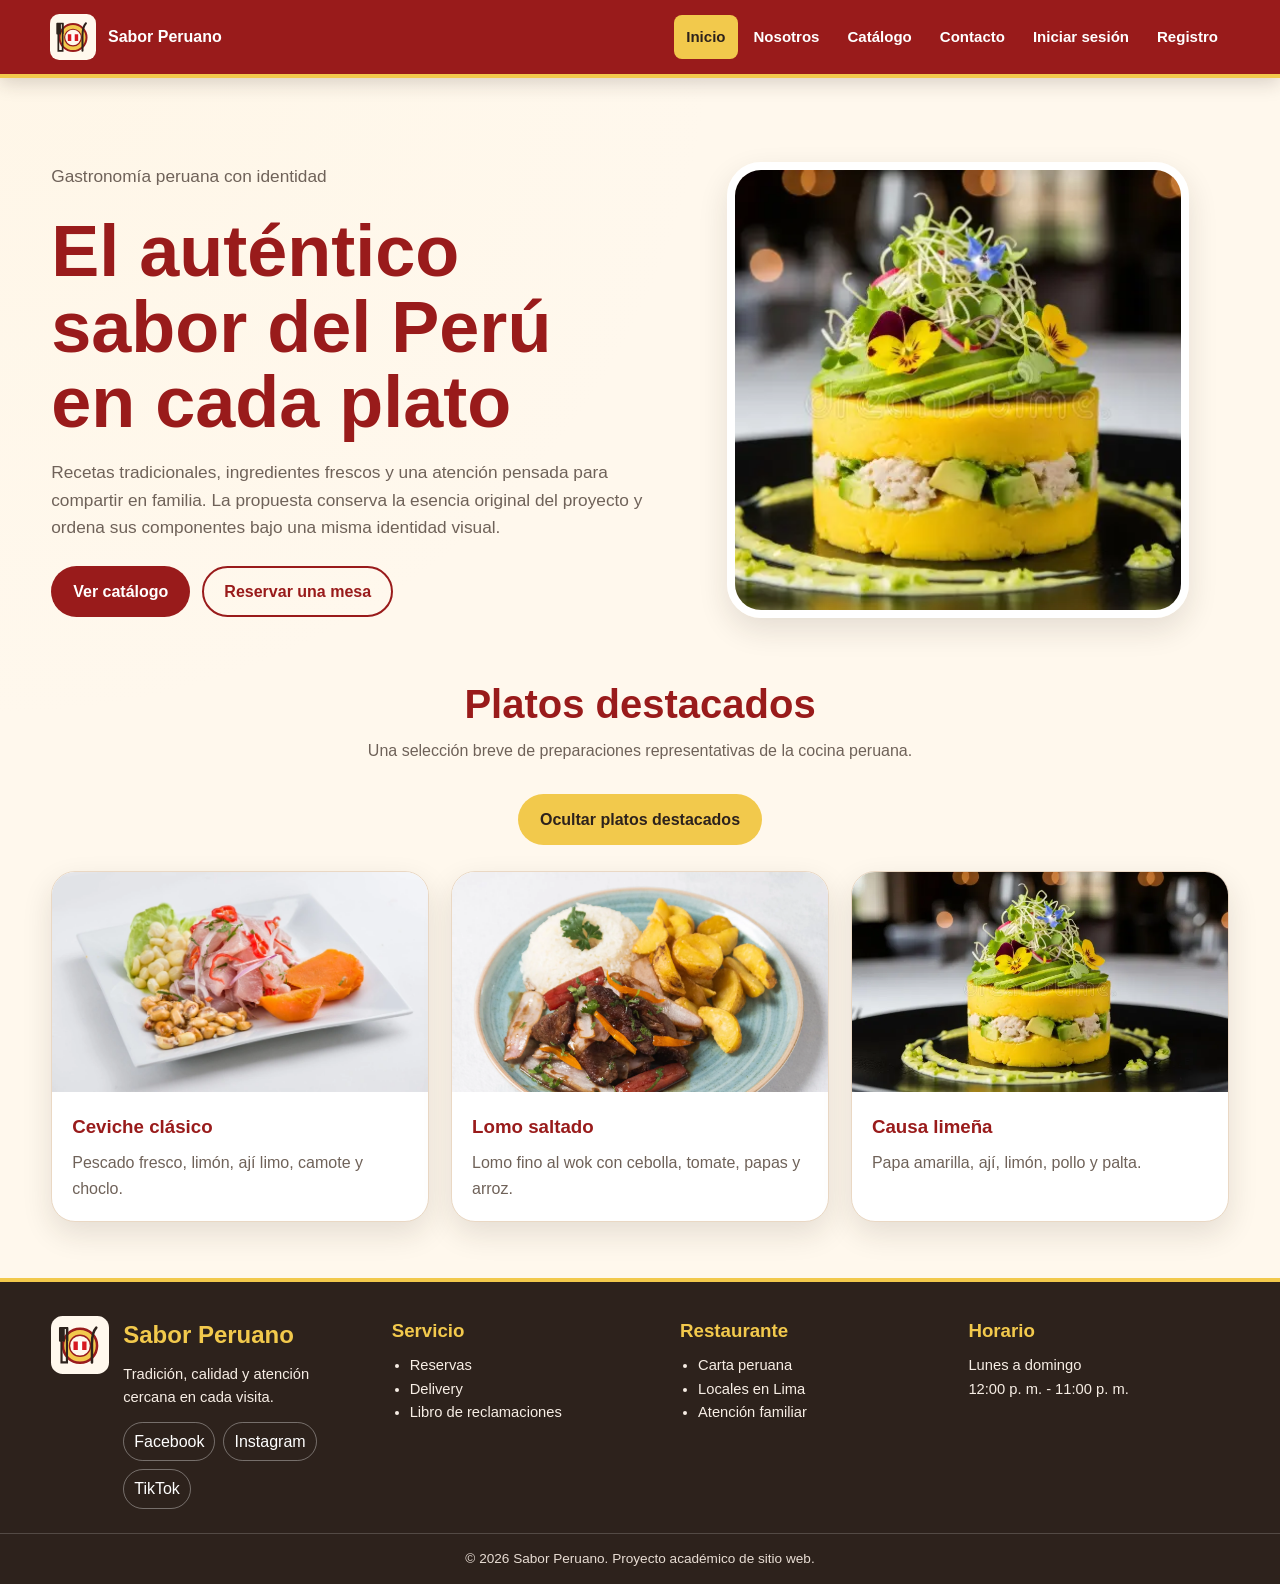
<file: index.html>
<!DOCTYPE html>
<html lang="es">
<head>
    <meta charset="UTF-8">
    <meta name="viewport" content="width=device-width, initial-scale=1.0">
    <meta name="description" content="Restaurante Sabor Peruano: platos tradicionales, contacto, registro e intranet administrativa.">
    <title>Inicio | Sabor Peruano</title>
    <link rel="icon" type="image/svg+xml" href="icon/favicon.svg">
    <link rel="stylesheet" href="css/base.css">
    <link rel="stylesheet" href="css/header.css">
    <link rel="stylesheet" href="css/footer.css">
    <link rel="stylesheet" href="css/index.css">
    <script src="js/menu-responsivo.js" defer></script>
    <script src="js/inicio.js" defer></script>
</head><body>
    <header class="encabezado-sitio">
        <nav class="navegacion-principal" aria-label="Navegación principal">
            <a class="marca-sitio" href="index.html">
                <img src="img/logo.svg" alt="Logo de Sabor Peruano">
                <span>Sabor Peruano</span>
            </a>
            <button class="boton-menu" type="button" aria-expanded="false" aria-label="Abrir menú">☰</button>
            <div class="menu-principal">
                <a class="enlace-menu" href="index.html" aria-current="page">Inicio</a>
                <a class="enlace-menu" href="sobre-nosotros.html">Nosotros</a>
                <a class="enlace-menu" href="nuestro-catalogo.html">Catálogo</a>
                <a class="enlace-menu" href="contacto.html">Contacto</a>
                <a class="enlace-menu" href="login.html">Iniciar sesión</a>
                <a class="enlace-menu" href="registro.html">Registro</a>
            </div>
        </nav>
    </header>
    <main>
        <div class="contenedor-principal">
            <section class="seccion-hero" aria-labelledby="titulo-principal">
                <div class="contenido-hero">
                    <p class="mensaje-exito">Gastronomía peruana con identidad</p>
                    <h1 id="titulo-principal">El auténtico sabor del Perú en cada plato</h1>
                    <p>Recetas tradicionales, ingredientes frescos y una atención pensada para compartir en familia. La propuesta conserva la esencia original del proyecto y ordena sus componentes bajo una misma identidad visual.</p>
                    <div class="acciones-hero">
                        <button class="boton boton-primario" type="button" onclick="irAlCatalogo()">Ver catálogo</button>
                        <a class="boton boton-contorno" href="contacto.html">Reservar una mesa</a>
                    </div>
                </div>
                <figure class="imagen-hero">
                    <img src="img/causa.webp" alt="Causa limeña presentada en un plato oscuro">
                </figure>
            </section>

            <section class="seccion-destacados" aria-labelledby="titulo-destacados">
                <h2 class="titulo-seccion" id="titulo-destacados">Platos destacados</h2>
                <p class="texto-introductorio">Una selección breve de preparaciones representativas de la cocina peruana.</p>
                <button class="boton boton-secundario" id="boton-destacados" type="button" aria-expanded="true" onclick="alternarDestacados()">Ocultar platos destacados</button>
                <div class="cuadricula-destacados" id="platos-destacados">
                    <article class="tarjeta-destacada">
                        <img src="img/ceviche.webp" alt="Representación del ceviche peruano">
                        <div class="contenido-tarjeta"><h3>Ceviche clásico</h3><p>Pescado fresco, limón, ají limo, camote y choclo.</p></div>
                    </article>
                    <article class="tarjeta-destacada">
                        <img src="img/lomo.webp" alt="Representación del lomo saltado">
                        <div class="contenido-tarjeta"><h3>Lomo saltado</h3><p>Lomo fino al wok con cebolla, tomate, papas y arroz.</p></div>
                    </article>
                    <article class="tarjeta-destacada">
                        <img src="img/causa.webp" alt="Causa limeña con relleno de pollo y palta">
                        <div class="contenido-tarjeta"><h3>Causa limeña</h3><p>Papa amarilla, ají, limón, pollo y palta.</p></div>
                    </article>
                </div>
            </section>
        </div>
    </main>
    <footer class="pie-sitio">
        <div class="contenido-pie">
            <section class="marca-pie">
                <img src="img/logo.svg" alt="Logo de Sabor Peruano">
                <div>
                    <h2>Sabor Peruano</h2>
                    <p>Tradición, calidad y atención cercana en cada visita.</p>
                    <div class="redes-sociales" aria-label="Redes sociales">
                        <a href="https://www.facebook.com" target="_blank" rel="noopener">Facebook</a>
                        <a href="https://www.instagram.com" target="_blank" rel="noopener">Instagram</a>
                        <a href="https://www.tiktok.com" target="_blank" rel="noopener">TikTok</a>
                    </div>
                </div>
            </section>
            <section class="columna-pie">
                <h3>Servicio</h3>
                <ul>
                    <li>Reservas</li>
                    <li>Delivery</li>
                    <li>Libro de reclamaciones</li>
                </ul>
            </section>
            <section class="columna-pie">
                <h3>Restaurante</h3>
                <ul>
                    <li>Carta peruana</li>
                    <li>Locales en Lima</li>
                    <li>Atención familiar</li>
                </ul>
            </section>
            <section class="columna-pie">
                <h3>Horario</h3>
                <p>Lunes a domingo</p>
                <p>12:00 p. m. - 11:00 p. m.</p>
            </section>
        </div>
        <p class="pie-legal">© 2026 Sabor Peruano. Proyecto académico de sitio web.</p>
    </footer>
</body>
</html>
</file>
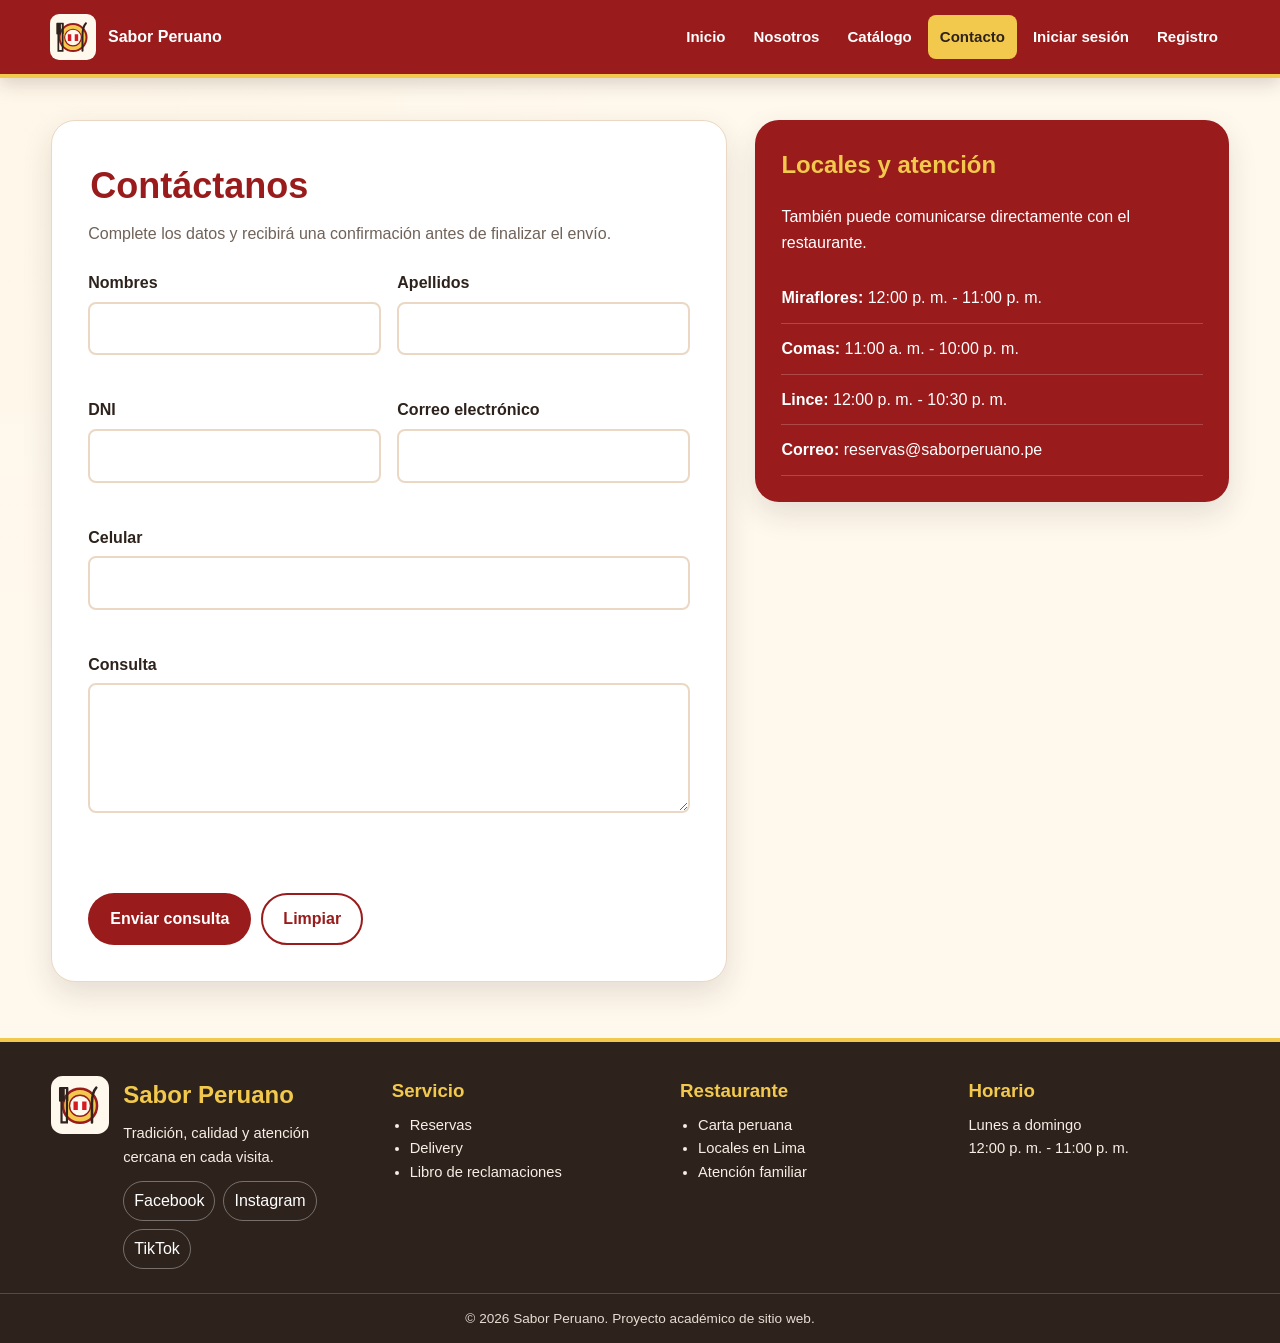
<file: contacto.html>
<!DOCTYPE html>
<html lang="es">
<head>
    <meta charset="UTF-8">
    <meta name="viewport" content="width=device-width, initial-scale=1.0">
    <meta name="description" content="Restaurante Sabor Peruano: platos tradicionales, contacto, registro e intranet administrativa.">
    <title>Contacto | Sabor Peruano</title>
    <link rel="icon" type="image/svg+xml" href="icon/favicon.svg">
    <link rel="stylesheet" href="css/base.css">
    <link rel="stylesheet" href="css/header.css">
    <link rel="stylesheet" href="css/footer.css">
    <link rel="stylesheet" href="css/formularios.css">
    <script src="js/menu-responsivo.js" defer></script>
    <script src="js/contacto.js" defer></script>
</head><body>
    <header class="encabezado-sitio">
        <nav class="navegacion-principal" aria-label="Navegación principal">
            <a class="marca-sitio" href="index.html">
                <img src="img/logo.svg" alt="Logo de Sabor Peruano">
                <span>Sabor Peruano</span>
            </a>
            <button class="boton-menu" type="button" aria-expanded="false" aria-label="Abrir menú">☰</button>
            <div class="menu-principal">
                <a class="enlace-menu" href="index.html">Inicio</a>
                <a class="enlace-menu" href="sobre-nosotros.html">Nosotros</a>
                <a class="enlace-menu" href="nuestro-catalogo.html">Catálogo</a>
                <a class="enlace-menu" href="contacto.html" aria-current="page">Contacto</a>
                <a class="enlace-menu" href="login.html">Iniciar sesión</a>
                <a class="enlace-menu" href="registro.html">Registro</a>
            </div>
        </nav>
    </header>
    <main>
        <div class="contenedor-principal">
            <div class="distribucion-formulario">
                <form class="formulario-sitio" id="formulario-contacto" novalidate onsubmit="enviarContacto(event)">
                    <fieldset>
                        <legend>Contáctanos</legend>
                        <p class="descripcion-formulario">Complete los datos y recibirá una confirmación antes de finalizar el envío.</p>
                        <div class="cuadricula-formulario">
                            <div class="grupo-campo">
                                <label for="nombres">Nombres</label>
                                <input id="nombres" name="nombres" type="text" required maxlength="40" autocomplete="given-name" oninput="validarCampoContacto(this)">
                                <span class="error-campo" id="error-nombres"></span>
                            </div>
                            <div class="grupo-campo">
                                <label for="apellidos">Apellidos</label>
                                <input id="apellidos" name="apellidos" type="text" required maxlength="50" autocomplete="family-name" oninput="validarCampoContacto(this)">
                                <span class="error-campo" id="error-apellidos"></span>
                            </div>
                            <div class="grupo-campo">
                                <label for="dni">DNI</label>
                                <input id="dni" name="dni" type="text" required inputmode="numeric" maxlength="8" oninput="validarCampoContacto(this)">
                                <span class="error-campo" id="error-dni"></span>
                            </div>
                            <div class="grupo-campo">
                                <label for="correo">Correo electrónico</label>
                                <input id="correo" name="correo" type="email" required autocomplete="email" oninput="validarCampoContacto(this)">
                                <span class="error-campo" id="error-correo"></span>
                            </div>
                            <div class="grupo-campo grupo-campo-ancho">
                                <label for="celular">Celular</label>
                                <input id="celular" name="celular" type="tel" required inputmode="numeric" maxlength="9" autocomplete="tel" onchange="validarCampoContacto(this)" oninput="validarCampoContacto(this)">
                                <span class="error-campo" id="error-celular"></span>
                            </div>
                            <div class="grupo-campo grupo-campo-ancho">
                                <label for="consulta">Consulta</label>
                                <textarea id="consulta" name="consulta" required maxlength="500" oninput="validarCampoContacto(this)"></textarea>
                                <span class="error-campo" id="error-consulta"></span>
                            </div>
                        </div>
                        <p class="mensaje-formulario" id="mensaje-contacto" aria-live="polite"></p>
                        <div class="acciones-formulario">
                            <button class="boton boton-primario" type="submit">Enviar consulta</button>
                            <button class="boton boton-contorno" type="reset">Limpiar</button>
                        </div>
                    </fieldset>
                </form>

                <aside class="tarjeta-informacion">
                    <h2>Locales y atención</h2>
                    <p>También puede comunicarse directamente con el restaurante.</p>
                    <ul class="lista-locales">
                        <li><strong>Miraflores:</strong> 12:00 p. m. - 11:00 p. m.</li>
                        <li><strong>Comas:</strong> 11:00 a. m. - 10:00 p. m.</li>
                        <li><strong>Lince:</strong> 12:00 p. m. - 10:30 p. m.</li>
                        <li><strong>Correo:</strong> reservas@saborperuano.pe</li>
                    </ul>
                </aside>
            </div>
        </div>
    </main>

    <dialog class="dialogo" id="dialogo-contacto">
        <div class="dialogo-contenido">
            <h2>Consulta registrada</h2>
            <p>Los datos fueron validados y el mensaje quedó listo para ser atendido.</p>
            <div class="resumen-contacto" id="resumen-contacto"></div>
            <div class="dialogo-acciones">
                <button class="boton boton-primario" type="button" onclick="cerrarDialogoContacto()">Aceptar</button>
            </div>
        </div>
    </dialog>
    <footer class="pie-sitio">
        <div class="contenido-pie">
            <section class="marca-pie">
                <img src="img/logo.svg" alt="Logo de Sabor Peruano">
                <div>
                    <h2>Sabor Peruano</h2>
                    <p>Tradición, calidad y atención cercana en cada visita.</p>
                    <div class="redes-sociales" aria-label="Redes sociales">
                        <a href="https://www.facebook.com" target="_blank" rel="noopener">Facebook</a>
                        <a href="https://www.instagram.com" target="_blank" rel="noopener">Instagram</a>
                        <a href="https://www.tiktok.com" target="_blank" rel="noopener">TikTok</a>
                    </div>
                </div>
            </section>
            <section class="columna-pie">
                <h3>Servicio</h3>
                <ul>
                    <li>Reservas</li>
                    <li>Delivery</li>
                    <li>Libro de reclamaciones</li>
                </ul>
            </section>
            <section class="columna-pie">
                <h3>Restaurante</h3>
                <ul>
                    <li>Carta peruana</li>
                    <li>Locales en Lima</li>
                    <li>Atención familiar</li>
                </ul>
            </section>
            <section class="columna-pie">
                <h3>Horario</h3>
                <p>Lunes a domingo</p>
                <p>12:00 p. m. - 11:00 p. m.</p>
            </section>
        </div>
        <p class="pie-legal">© 2026 Sabor Peruano. Proyecto académico de sitio web.</p>
    </footer>
</body>
</html>
</file>
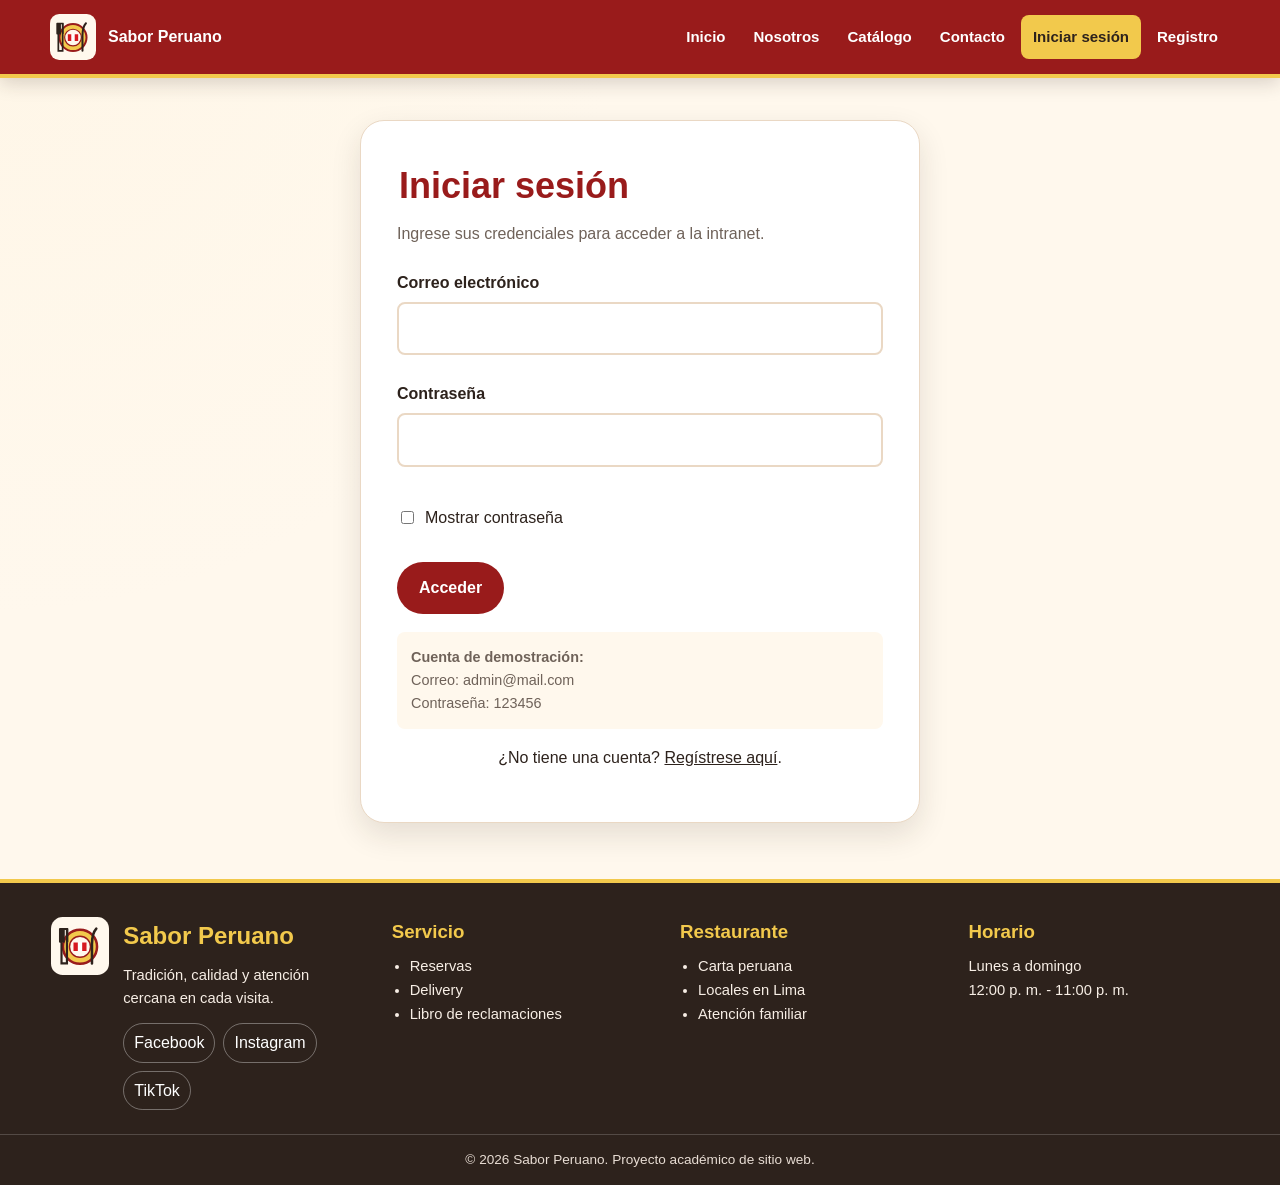
<file: intranet.html>
<!DOCTYPE html>
<html lang="es">
<head>
    <meta charset="UTF-8">
    <meta name="viewport" content="width=device-width, initial-scale=1.0">
    <meta name="description" content="Restaurante Sabor Peruano: platos tradicionales, contacto, registro e intranet administrativa.">
    <title>Intranet | Sabor Peruano</title>
    <link rel="icon" type="image/svg+xml" href="icon/favicon.svg">
    <link rel="stylesheet" href="css/base.css">
    <link rel="stylesheet" href="css/header.css">
    <link rel="stylesheet" href="css/footer.css">
    <link rel="stylesheet" href="css/intranet.css">
    <script src="js/menu-responsivo.js" defer></script>
    <script src="js/intranet.js" defer></script>
</head><body>
    <header class="encabezado-sitio">
        <nav class="navegacion-intranet" aria-label="Navegación de intranet">
            <a class="marca-sitio" href="intranet.html">
                <img src="img/logo.svg" alt="Logo de Sabor Peruano">
                <span>Intranet Sabor Peruano</span>
            </a>
            <button class="boton-menu" type="button" aria-expanded="false" aria-label="Abrir menú">☰</button>
            <div class="menu-intranet">
                <a class="enlace-menu" href="#resumen" aria-current="page">Resumen</a>
                <a class="enlace-menu" href="#pedidos">Pedidos</a>
                <a class="enlace-menu" href="#actividad">Actividad</a>
                <button class="boton-salir-menu" type="button" onclick="abrirCierreSesion()">Cerrar sesión</button>
            </div>
        </nav>
    </header>

    <main>
        <div class="contenedor-principal">
            <header class="cabecera-intranet" id="resumen">
                <div>
                    <h1>Panel administrativo</h1>
                    <p id="saludo-usuario">Bienvenido</p>
                </div>
                <button class="boton boton-contorno" type="button" onclick="abrirCierreSesion()">Cerrar sesión</button>
            </header>

            <section class="cuadricula-indicadores" aria-label="Indicadores del restaurante">
                <article class="indicador-intranet"><h2>Pedidos del día</h2><p class="valor-indicador">18</p></article>
                <article class="indicador-intranet"><h2>Reservas activas</h2><p class="valor-indicador">7</p></article>
                <article class="indicador-intranet"><h2>Mensajes pendientes</h2><p class="valor-indicador">5</p></article>
                <article class="indicador-intranet"><h2>Mesas disponibles</h2><p class="valor-indicador">12</p></article>
            </section>

            <div class="paneles-intranet">
                <section class="panel" id="pedidos">
                    <h2 class="titulo-seccion">Pedidos recientes</h2>
                    <div class="tabla-responsive">
                        <table class="tabla-intranet">
                            <thead><tr><th>Código</th><th>Cliente</th><th>Pedido</th><th>Estado</th></tr></thead>
                            <tbody>
                                <tr><td>P-101</td><td>María Torres</td><td>Ceviche</td><td>Preparando</td></tr>
                                <tr><td>P-102</td><td>Luis Ramos</td><td>Lomo saltado</td><td>Listo</td></tr>
                                <tr><td>P-103</td><td>Ana Pérez</td><td>Causa limeña</td><td>Entregado</td></tr>
                            </tbody>
                        </table>
                    </div>
                </section>
                <aside class="panel" id="actividad">
                    <h2 class="titulo-seccion">Actividad</h2>
                    <ul class="lista-actividad">
                        <li>Se registraron tres nuevas reservas.</li>
                        <li>Dos pedidos cambiaron al estado “Listo”.</li>
                        <li>Se recibió una consulta desde Contacto.</li>
                    </ul>
                </aside>
            </div>
        </div>
    </main>

    <dialog class="dialogo" id="dialogo-cierre-sesion">
        <div class="dialogo-contenido">
            <h2>Cerrar sesión</h2>
            <p>¿Desea finalizar la sesión y regresar a la página de inicio?</p>
            <div class="dialogo-acciones">
                <button class="boton boton-contorno" type="button" onclick="cancelarCierreSesion()">Cancelar</button>
                <button class="boton boton-primario" type="button" onclick="confirmarCierreSesion()">Sí, cerrar sesión</button>
            </div>
        </div>
    </dialog>
    <footer class="pie-sitio">
        <div class="contenido-pie">
            <section class="marca-pie">
                <img src="img/logo.svg" alt="Logo de Sabor Peruano">
                <div>
                    <h2>Sabor Peruano</h2>
                    <p>Tradición, calidad y atención cercana en cada visita.</p>
                    <div class="redes-sociales" aria-label="Redes sociales">
                        <a href="https://www.facebook.com" target="_blank" rel="noopener">Facebook</a>
                        <a href="https://www.instagram.com" target="_blank" rel="noopener">Instagram</a>
                        <a href="https://www.tiktok.com" target="_blank" rel="noopener">TikTok</a>
                    </div>
                </div>
            </section>
            <section class="columna-pie">
                <h3>Servicio</h3>
                <ul>
                    <li>Reservas</li>
                    <li>Delivery</li>
                    <li>Libro de reclamaciones</li>
                </ul>
            </section>
            <section class="columna-pie">
                <h3>Restaurante</h3>
                <ul>
                    <li>Carta peruana</li>
                    <li>Locales en Lima</li>
                    <li>Atención familiar</li>
                </ul>
            </section>
            <section class="columna-pie">
                <h3>Horario</h3>
                <p>Lunes a domingo</p>
                <p>12:00 p. m. - 11:00 p. m.</p>
            </section>
        </div>
        <p class="pie-legal">© 2026 Sabor Peruano. Proyecto académico de sitio web.</p>
    </footer>
</body>
</html>
</file>
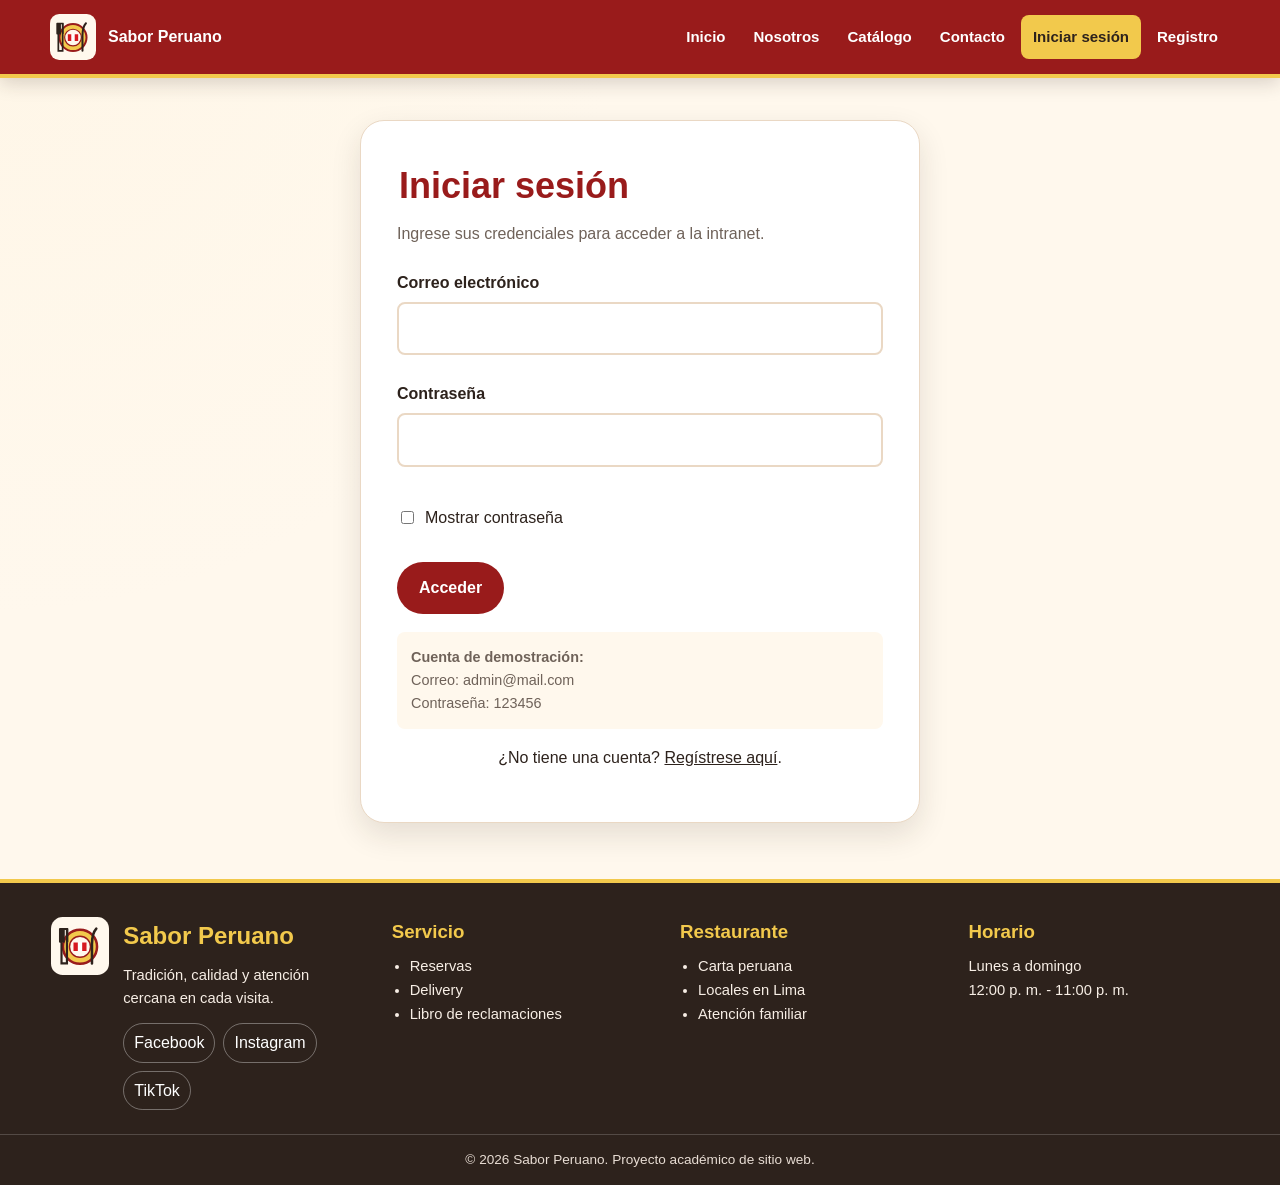
<file: login.html>
<!DOCTYPE html>
<html lang="es">
<head>
    <meta charset="UTF-8">
    <meta name="viewport" content="width=device-width, initial-scale=1.0">
    <meta name="description" content="Restaurante Sabor Peruano: platos tradicionales, contacto, registro e intranet administrativa.">
    <title>Iniciar sesión | Sabor Peruano</title>
    <link rel="icon" type="image/svg+xml" href="icon/favicon.svg">
    <link rel="stylesheet" href="css/base.css">
    <link rel="stylesheet" href="css/header.css">
    <link rel="stylesheet" href="css/footer.css">
    <link rel="stylesheet" href="css/formularios.css">
    <script src="js/menu-responsivo.js" defer></script>
    <script src="js/login.js" defer></script>
</head><body>
    <header class="encabezado-sitio">
        <nav class="navegacion-principal" aria-label="Navegación principal">
            <a class="marca-sitio" href="index.html">
                <img src="img/logo.svg" alt="Logo de Sabor Peruano">
                <span>Sabor Peruano</span>
            </a>
            <button class="boton-menu" type="button" aria-expanded="false" aria-label="Abrir menú">☰</button>
            <div class="menu-principal">
                <a class="enlace-menu" href="index.html">Inicio</a>
                <a class="enlace-menu" href="sobre-nosotros.html">Nosotros</a>
                <a class="enlace-menu" href="nuestro-catalogo.html">Catálogo</a>
                <a class="enlace-menu" href="contacto.html">Contacto</a>
                <a class="enlace-menu" href="login.html" aria-current="page">Iniciar sesión</a>
                <a class="enlace-menu" href="registro.html">Registro</a>
            </div>
        </nav>
    </header>
    <main>
        <div class="contenedor-principal">
            <div class="contenedor-acceso">
                <form class="formulario-sitio" id="formulario-login" novalidate onsubmit="iniciarSesion(event)">
                    <fieldset>
                        <legend>Iniciar sesión</legend>
                        <p class="descripcion-formulario">Ingrese sus credenciales para acceder a la intranet.</p>
                        <div class="grupo-campo">
                            <label for="correo">Correo electrónico</label>
                            <input id="correo" name="correo" type="email" required autocomplete="email" oninput="validarCampoLogin(this)">
                            <span class="error-campo" id="error-correo"></span>
                        </div>
                        <div class="grupo-campo">
                            <label for="clave">Contraseña</label>
                            <input id="clave" name="clave" type="password" required minlength="6" autocomplete="current-password" oninput="validarCampoLogin(this)">
                            <span class="error-campo" id="error-clave"></span>
                        </div>
                        <label class="opciones-formulario" for="mostrar-clave">
                            <input id="mostrar-clave" type="checkbox" onchange="alternarClaveLogin(this)">
                            Mostrar contraseña
                        </label>
                        <p class="mensaje-formulario" id="mensaje-login" aria-live="polite"></p>
                        <button class="boton boton-primario" type="submit">Acceder</button>
                        <p class="ayuda-acceso"><strong>Cuenta de demostración:</strong><br>Correo: admin@mail.com<br>Contraseña: 123456</p>
                        <p class="enlace-registro">¿No tiene una cuenta? <a href="registro.html">Regístrese aquí</a>.</p>
                    </fieldset>
                </form>
            </div>
        </div>
    </main>
    <footer class="pie-sitio">
        <div class="contenido-pie">
            <section class="marca-pie">
                <img src="img/logo.svg" alt="Logo de Sabor Peruano">
                <div>
                    <h2>Sabor Peruano</h2>
                    <p>Tradición, calidad y atención cercana en cada visita.</p>
                    <div class="redes-sociales" aria-label="Redes sociales">
                        <a href="https://www.facebook.com" target="_blank" rel="noopener">Facebook</a>
                        <a href="https://www.instagram.com" target="_blank" rel="noopener">Instagram</a>
                        <a href="https://www.tiktok.com" target="_blank" rel="noopener">TikTok</a>
                    </div>
                </div>
            </section>
            <section class="columna-pie">
                <h3>Servicio</h3>
                <ul>
                    <li>Reservas</li>
                    <li>Delivery</li>
                    <li>Libro de reclamaciones</li>
                </ul>
            </section>
            <section class="columna-pie">
                <h3>Restaurante</h3>
                <ul>
                    <li>Carta peruana</li>
                    <li>Locales en Lima</li>
                    <li>Atención familiar</li>
                </ul>
            </section>
            <section class="columna-pie">
                <h3>Horario</h3>
                <p>Lunes a domingo</p>
                <p>12:00 p. m. - 11:00 p. m.</p>
            </section>
        </div>
        <p class="pie-legal">© 2026 Sabor Peruano. Proyecto académico de sitio web.</p>
    </footer>
</body>
</html>
</file>
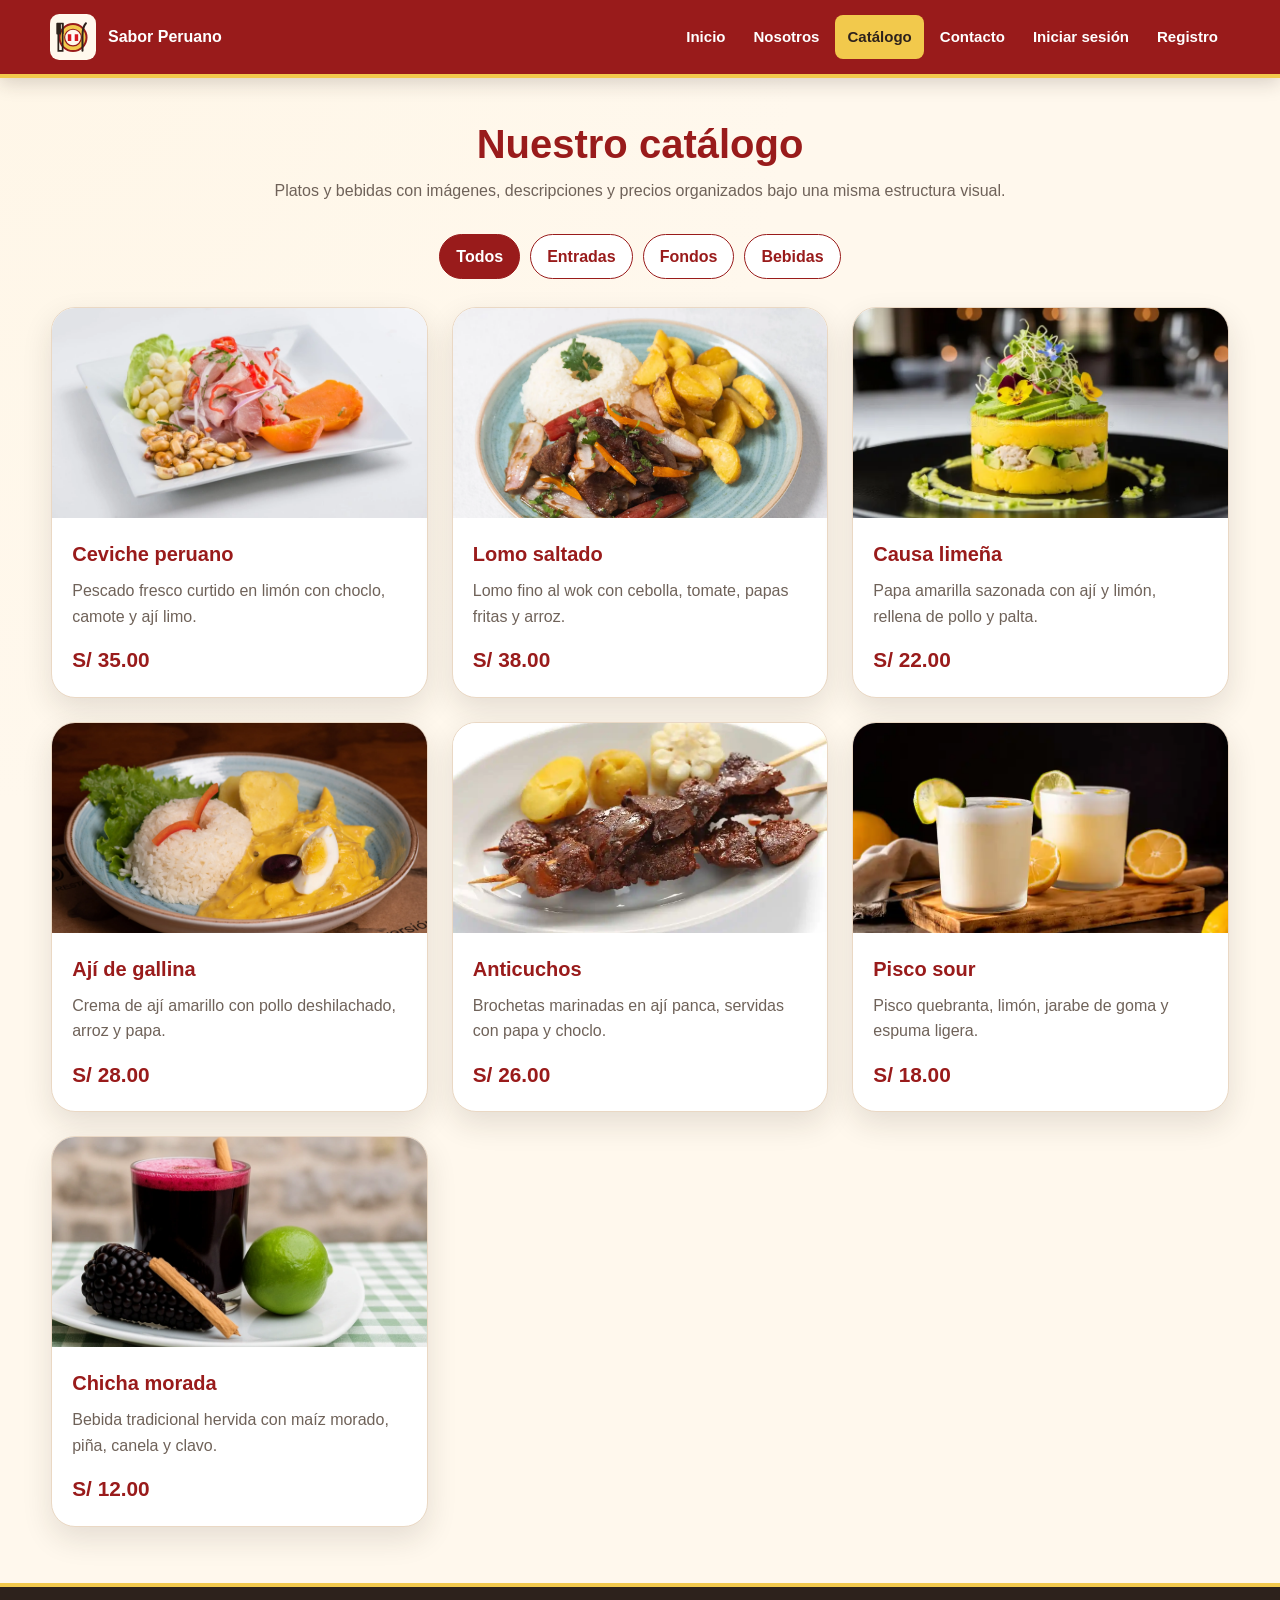
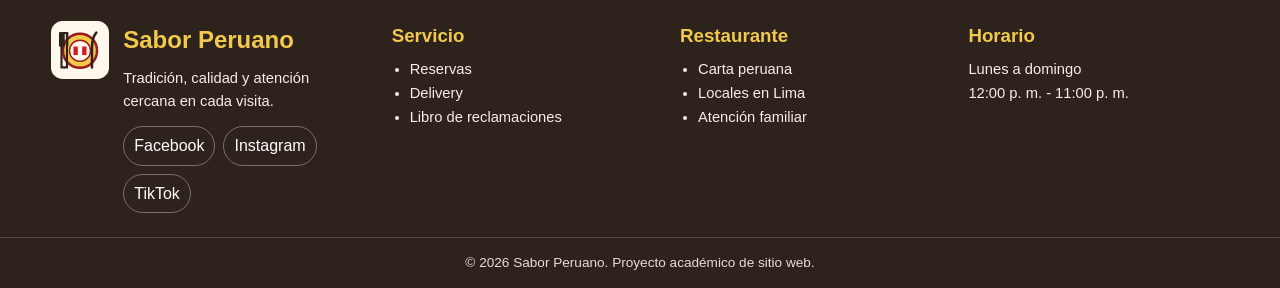
<file: nuestro-catalogo.html>
<!DOCTYPE html>
<html lang="es">
<head>
    <meta charset="UTF-8">
    <meta name="viewport" content="width=device-width, initial-scale=1.0">
    <meta name="description" content="Restaurante Sabor Peruano: platos tradicionales, contacto, registro e intranet administrativa.">
    <title>Catálogo | Sabor Peruano</title>
    <link rel="icon" type="image/svg+xml" href="icon/favicon.svg">
    <link rel="stylesheet" href="css/base.css">
    <link rel="stylesheet" href="css/header.css">
    <link rel="stylesheet" href="css/footer.css">
    <link rel="stylesheet" href="css/catalogo.css">
    <script src="js/menu-responsivo.js" defer></script>
    <script src="js/catalogo.js" defer></script>
</head><body>
    <header class="encabezado-sitio">
        <nav class="navegacion-principal" aria-label="Navegación principal">
            <a class="marca-sitio" href="index.html">
                <img src="img/logo.svg" alt="Logo de Sabor Peruano">
                <span>Sabor Peruano</span>
            </a>
            <button class="boton-menu" type="button" aria-expanded="false" aria-label="Abrir menú">☰</button>
            <div class="menu-principal">
                <a class="enlace-menu" href="index.html">Inicio</a>
                <a class="enlace-menu" href="sobre-nosotros.html">Nosotros</a>
                <a class="enlace-menu" href="nuestro-catalogo.html" aria-current="page">Catálogo</a>
                <a class="enlace-menu" href="contacto.html">Contacto</a>
                <a class="enlace-menu" href="login.html">Iniciar sesión</a>
                <a class="enlace-menu" href="registro.html">Registro</a>
            </div>
        </nav>
    </header>
    <main>
        <div class="contenedor-principal">
            <header class="encabezado-catalogo">
                <h1 class="titulo-seccion">Nuestro catálogo</h1>
                <p class="texto-introductorio">Platos y bebidas con imágenes, descripciones y precios organizados bajo una misma estructura visual.</p>
            </header>

            <div class="filtros-catalogo" aria-label="Filtros del catálogo">
                <button class="boton-filtro filtro-activo" type="button" onclick="filtrarCatalogo('todos', this)">Todos</button>
                <button class="boton-filtro" type="button" onclick="filtrarCatalogo('entrada', this)">Entradas</button>
                <button class="boton-filtro" type="button" onclick="filtrarCatalogo('fondo', this)">Fondos</button>
                <button class="boton-filtro" type="button" onclick="filtrarCatalogo('bebida', this)">Bebidas</button>
            </div>

            <section class="cuadricula-catalogo" aria-label="Platos disponibles">
                <article class="tarjeta-plato" data-categoria="entrada">
                    <img src="img/ceviche.webp" alt="Ceviche peruano">
                    <div class="detalle-plato"><h2>Ceviche peruano</h2><p>Pescado fresco curtido en limón con choclo, camote y ají limo.</p><span class="precio-plato">S/ 35.00</span></div>
                </article>
                <article class="tarjeta-plato" data-categoria="fondo">
                    <img src="img/lomo.webp" alt="Lomo saltado">
                    <div class="detalle-plato"><h2>Lomo saltado</h2><p>Lomo fino al wok con cebolla, tomate, papas fritas y arroz.</p><span class="precio-plato">S/ 38.00</span></div>
                </article>
                <article class="tarjeta-plato" data-categoria="entrada">
                    <img src="img/causa.webp" alt="Causa limeña">
                    <div class="detalle-plato"><h2>Causa limeña</h2><p>Papa amarilla sazonada con ají y limón, rellena de pollo y palta.</p><span class="precio-plato">S/ 22.00</span></div>
                </article>
                <article class="tarjeta-plato" data-categoria="fondo">
                    <img src="img/aji-gallina.webp" alt="Ají de gallina">
                    <div class="detalle-plato"><h2>Ají de gallina</h2><p>Crema de ají amarillo con pollo deshilachado, arroz y papa.</p><span class="precio-plato">S/ 28.00</span></div>
                </article>
                <article class="tarjeta-plato" data-categoria="fondo">
                    <img src="img/anticuchos.webp" alt="Anticuchos de corazón">
                    <div class="detalle-plato"><h2>Anticuchos</h2><p>Brochetas marinadas en ají panca, servidas con papa y choclo.</p><span class="precio-plato">S/ 26.00</span></div>
                </article>
                <article class="tarjeta-plato" data-categoria="bebida">
                    <img src="img/pisco-sour.webp" alt="Pisco sour">
                    <div class="detalle-plato"><h2>Pisco sour</h2><p>Pisco quebranta, limón, jarabe de goma y espuma ligera.</p><span class="precio-plato">S/ 18.00</span></div>
                </article>
                <article class="tarjeta-plato" data-categoria="bebida">
          <img src="img/chicha-morada.webp" alt="Vaso de chicha morada helada">
    <div class="detalle-plato">
        <h2>Chicha morada</h2>
        <p>Bebida tradicional hervida con maíz morado, piña, canela y clavo.</p>
        <span class="precio-plato">S/ 12.00</span>
    </div>
</article>
            </section>
        </div>
    </main>
    <footer class="pie-sitio">
        <div class="contenido-pie">
            <section class="marca-pie">
                <img src="img/logo.svg" alt="Logo de Sabor Peruano">
                <div>
                    <h2>Sabor Peruano</h2>
                    <p>Tradición, calidad y atención cercana en cada visita.</p>
                    <div class="redes-sociales" aria-label="Redes sociales">
                        <a href="https://www.facebook.com" target="_blank" rel="noopener">Facebook</a>
                        <a href="https://www.instagram.com" target="_blank" rel="noopener">Instagram</a>
                        <a href="https://www.tiktok.com" target="_blank" rel="noopener">TikTok</a>
                    </div>
                </div>
            </section>
            <section class="columna-pie">
                <h3>Servicio</h3>
                <ul>
                    <li>Reservas</li>
                    <li>Delivery</li>
                    <li>Libro de reclamaciones</li>
                </ul>
            </section>
            <section class="columna-pie">
                <h3>Restaurante</h3>
                <ul>
                    <li>Carta peruana</li>
                    <li>Locales en Lima</li>
                    <li>Atención familiar</li>
                </ul>
            </section>
            <section class="columna-pie">
                <h3>Horario</h3>
                <p>Lunes a domingo</p>
                <p>12:00 p. m. - 11:00 p. m.</p>
            </section>
        </div>
        <p class="pie-legal">© 2026 Sabor Peruano. Proyecto académico de sitio web.</p>
    </footer>
</body>
</html>
</file>
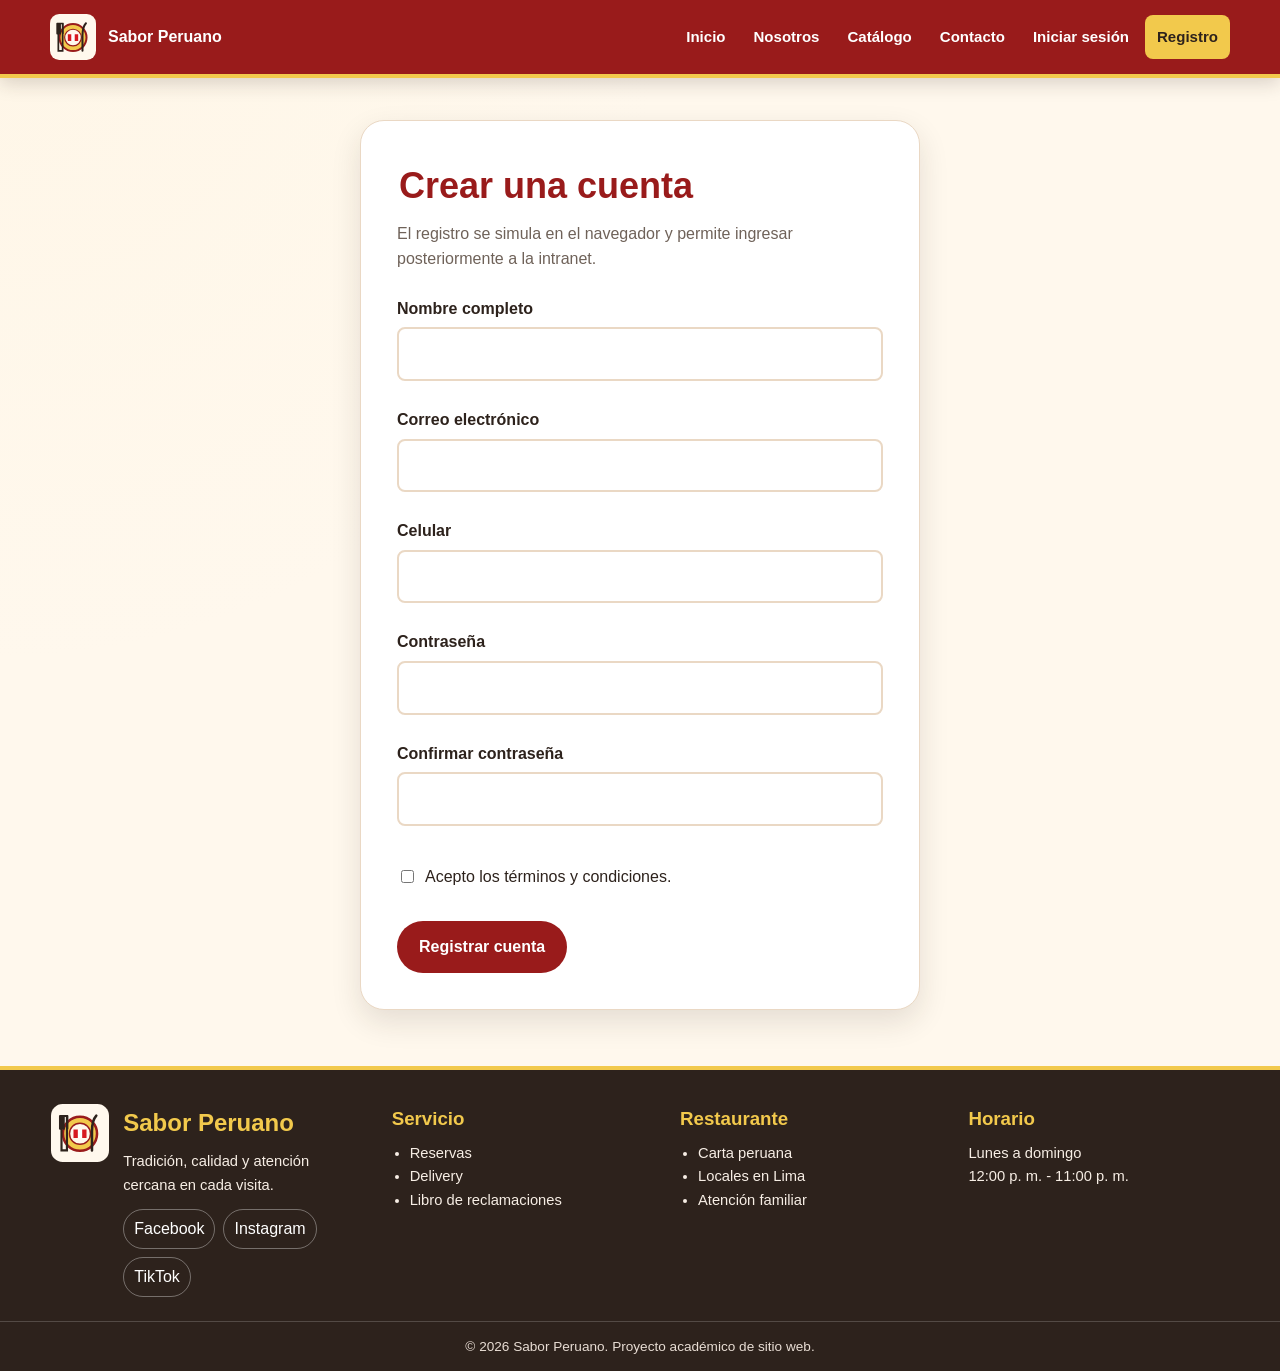
<file: registro.html>
<!DOCTYPE html>
<html lang="es">
<head>
    <meta charset="UTF-8">
    <meta name="viewport" content="width=device-width, initial-scale=1.0">
    <meta name="description" content="Restaurante Sabor Peruano: platos tradicionales, contacto, registro e intranet administrativa.">
    <title>Registro | Sabor Peruano</title>
    <link rel="icon" type="image/svg+xml" href="icon/favicon.svg">
    <link rel="stylesheet" href="css/base.css">
    <link rel="stylesheet" href="css/header.css">
    <link rel="stylesheet" href="css/footer.css">
    <link rel="stylesheet" href="css/formularios.css">
    <script src="js/menu-responsivo.js" defer></script>
    <script src="js/registro.js" defer></script>
</head><body>
    <header class="encabezado-sitio">
        <nav class="navegacion-principal" aria-label="Navegación principal">
            <a class="marca-sitio" href="index.html">
                <img src="img/logo.svg" alt="Logo de Sabor Peruano">
                <span>Sabor Peruano</span>
            </a>
            <button class="boton-menu" type="button" aria-expanded="false" aria-label="Abrir menú">☰</button>
            <div class="menu-principal">
                <a class="enlace-menu" href="index.html">Inicio</a>
                <a class="enlace-menu" href="sobre-nosotros.html">Nosotros</a>
                <a class="enlace-menu" href="nuestro-catalogo.html">Catálogo</a>
                <a class="enlace-menu" href="contacto.html">Contacto</a>
                <a class="enlace-menu" href="login.html">Iniciar sesión</a>
                <a class="enlace-menu" href="registro.html" aria-current="page">Registro</a>
            </div>
        </nav>
    </header>
    <main>
        <div class="contenedor-principal">
            <div class="contenedor-acceso">
                <form class="formulario-sitio" id="formulario-registro" novalidate onsubmit="registrarUsuario(event)">
                    <fieldset>
                        <legend>Crear una cuenta</legend>
                        <p class="descripcion-formulario">El registro se simula en el navegador y permite ingresar posteriormente a la intranet.</p>
                        <div class="grupo-campo">
                            <label for="nombre-registro">Nombre completo</label>
                            <input id="nombre-registro" name="nombre-registro" type="text" required maxlength="60" autocomplete="name" oninput="validarCampoRegistro(this)">
                            <span class="error-campo" id="error-nombre-registro"></span>
                        </div>
                        <div class="grupo-campo">
                            <label for="correo-registro">Correo electrónico</label>
                            <input id="correo-registro" name="correo-registro" type="email" required autocomplete="email" oninput="validarCampoRegistro(this)">
                            <span class="error-campo" id="error-correo-registro"></span>
                        </div>
                        <div class="grupo-campo">
                            <label for="celular-registro">Celular</label>
                            <input id="celular-registro" name="celular-registro" type="tel" required inputmode="numeric" maxlength="9" autocomplete="tel" onchange="validarCampoRegistro(this)" oninput="validarCampoRegistro(this)">
                            <span class="error-campo" id="error-celular-registro"></span>
                        </div>
                        <div class="grupo-campo">
                            <label for="clave-registro">Contraseña</label>
                            <input id="clave-registro" name="clave-registro" type="password" required minlength="6" maxlength="20" autocomplete="new-password" oninput="validarCampoRegistro(this)">
                            <span class="error-campo" id="error-clave-registro"></span>
                        </div>
                        <div class="grupo-campo">
                            <label for="confirmar-clave">Confirmar contraseña</label>
                            <input id="confirmar-clave" name="confirmar-clave" type="password" required autocomplete="new-password" oninput="validarCampoRegistro(this)">
                            <span class="error-campo" id="error-confirmar-clave"></span>
                        </div>
                        <label class="opciones-formulario" for="terminos">
                            <input id="terminos" type="checkbox" onchange="validarTerminos(this)">
                            Acepto los términos y condiciones.
                        </label>
                        <span class="error-campo" id="error-terminos"></span>
                        <p class="mensaje-formulario" id="mensaje-registro" aria-live="polite"></p>
                        <button class="boton boton-primario" type="submit">Registrar cuenta</button>
                    </fieldset>
                </form>
            </div>
        </div>
    </main>

    <dialog class="dialogo" id="dialogo-registro">
        <div class="dialogo-contenido">
            <h2>Registro completado</h2>
            <p>La cuenta se guardó localmente para la simulación del proyecto.</p>
            <div class="dialogo-acciones">
                <button class="boton boton-primario" type="button" onclick="irAlLogin()">Ir a iniciar sesión</button>
            </div>
        </div>
    </dialog>
    <footer class="pie-sitio">
        <div class="contenido-pie">
            <section class="marca-pie">
                <img src="img/logo.svg" alt="Logo de Sabor Peruano">
                <div>
                    <h2>Sabor Peruano</h2>
                    <p>Tradición, calidad y atención cercana en cada visita.</p>
                    <div class="redes-sociales" aria-label="Redes sociales">
                        <a href="https://www.facebook.com" target="_blank" rel="noopener">Facebook</a>
                        <a href="https://www.instagram.com" target="_blank" rel="noopener">Instagram</a>
                        <a href="https://www.tiktok.com" target="_blank" rel="noopener">TikTok</a>
                    </div>
                </div>
            </section>
            <section class="columna-pie">
                <h3>Servicio</h3>
                <ul>
                    <li>Reservas</li>
                    <li>Delivery</li>
                    <li>Libro de reclamaciones</li>
                </ul>
            </section>
            <section class="columna-pie">
                <h3>Restaurante</h3>
                <ul>
                    <li>Carta peruana</li>
                    <li>Locales en Lima</li>
                    <li>Atención familiar</li>
                </ul>
            </section>
            <section class="columna-pie">
                <h3>Horario</h3>
                <p>Lunes a domingo</p>
                <p>12:00 p. m. - 11:00 p. m.</p>
            </section>
        </div>
        <p class="pie-legal">© 2026 Sabor Peruano. Proyecto académico de sitio web.</p>
    </footer>
</body>
</html>
</file>
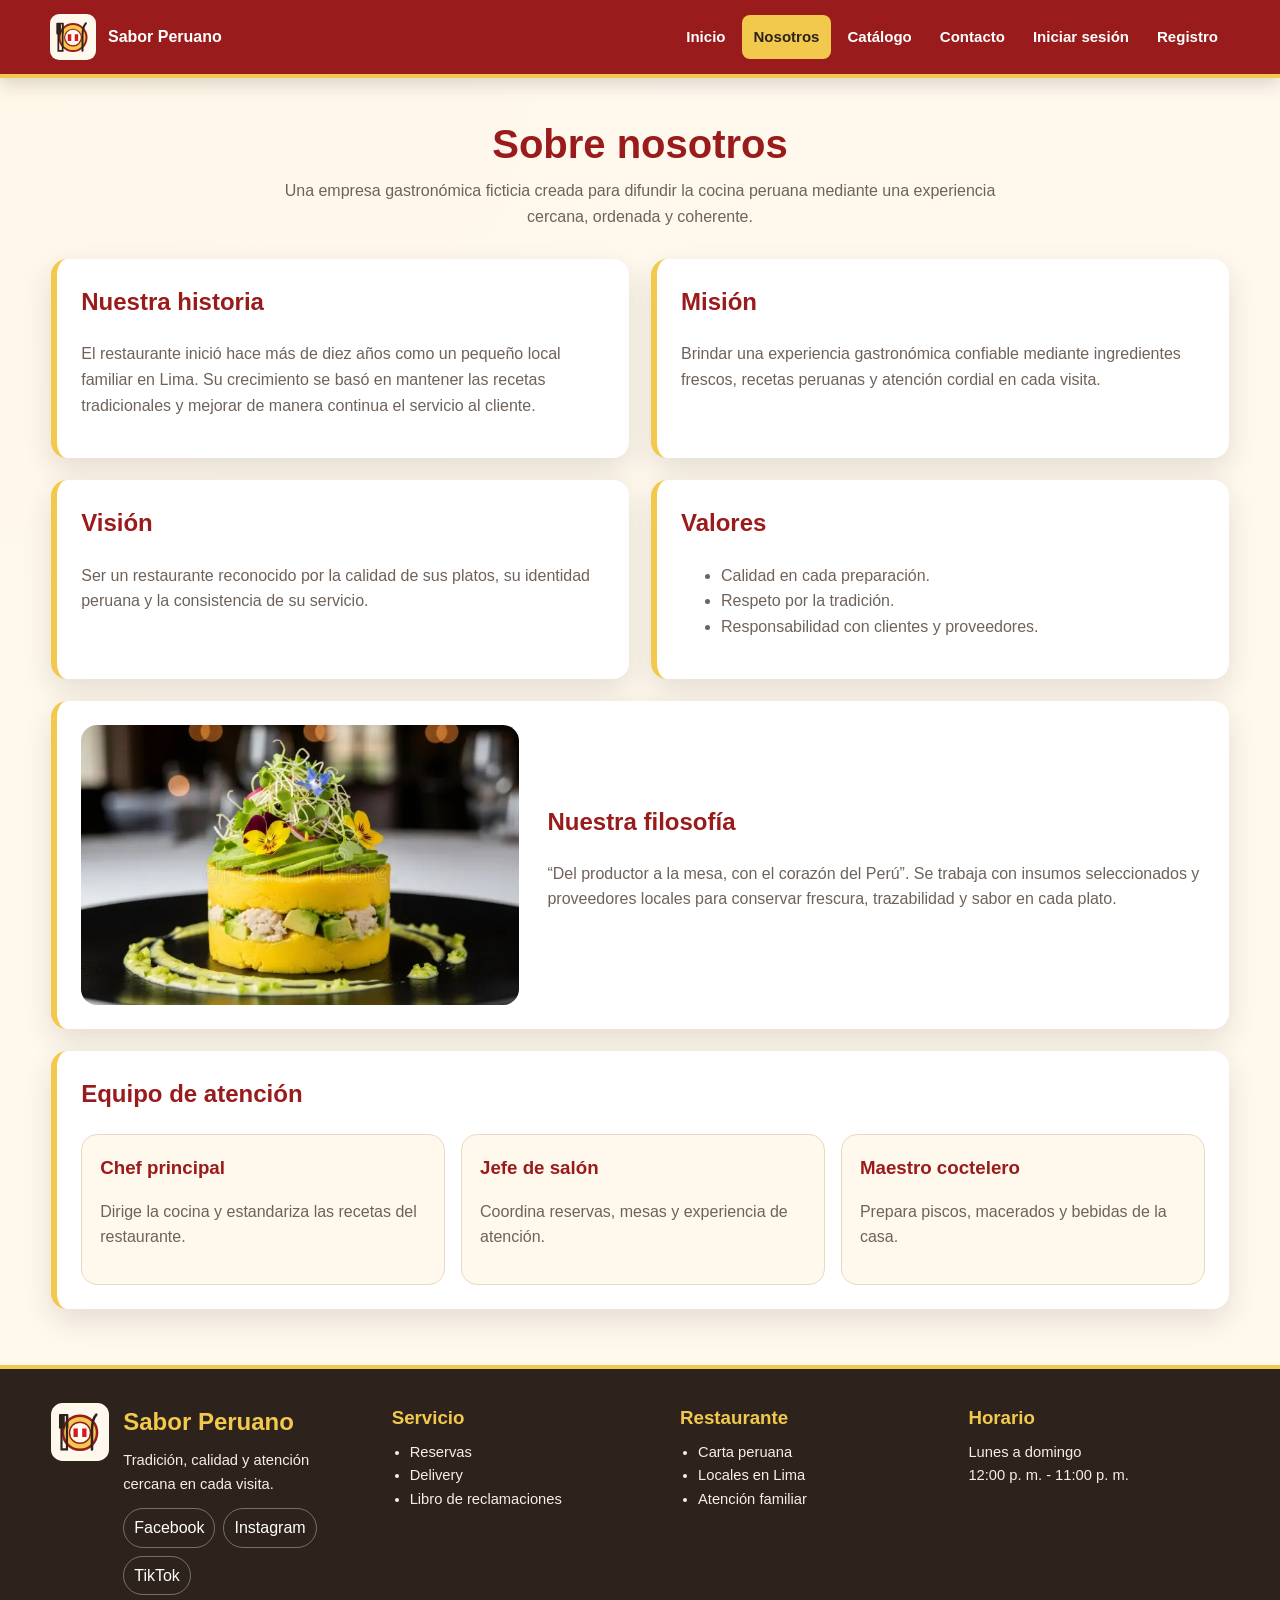
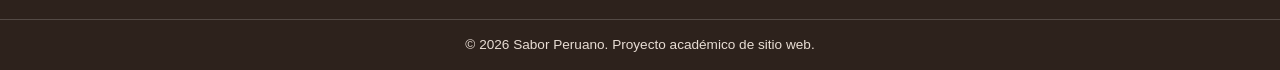
<file: sobre-nosotros.html>
<!DOCTYPE html>
<html lang="es">
<head>
    <meta charset="UTF-8">
    <meta name="viewport" content="width=device-width, initial-scale=1.0">
    <meta name="description" content="Restaurante Sabor Peruano: platos tradicionales, contacto, registro e intranet administrativa.">
    <title>Nosotros | Sabor Peruano</title>
    <link rel="icon" type="image/svg+xml" href="icon/favicon.svg">
    <link rel="stylesheet" href="css/base.css">
    <link rel="stylesheet" href="css/header.css">
    <link rel="stylesheet" href="css/footer.css">
    <link rel="stylesheet" href="css/sobre-nosotros.css">
    <script src="js/menu-responsivo.js" defer></script>
</head><body>
    <header class="encabezado-sitio">
        <nav class="navegacion-principal" aria-label="Navegación principal">
            <a class="marca-sitio" href="index.html">
                <img src="img/logo.svg" alt="Logo de Sabor Peruano">
                <span>Sabor Peruano</span>
            </a>
            <button class="boton-menu" type="button" aria-expanded="false" aria-label="Abrir menú">☰</button>
            <div class="menu-principal">
                <a class="enlace-menu" href="index.html">Inicio</a>
                <a class="enlace-menu" href="sobre-nosotros.html" aria-current="page">Nosotros</a>
                <a class="enlace-menu" href="nuestro-catalogo.html">Catálogo</a>
                <a class="enlace-menu" href="contacto.html">Contacto</a>
                <a class="enlace-menu" href="login.html">Iniciar sesión</a>
                <a class="enlace-menu" href="registro.html">Registro</a>
            </div>
        </nav>
    </header>
    <main>
        <div class="contenedor-principal">
            <header class="encabezado-pagina">
                <h1 class="titulo-seccion">Sobre nosotros</h1>
                <p class="texto-introductorio">Una empresa gastronómica ficticia creada para difundir la cocina peruana mediante una experiencia cercana, ordenada y coherente.</p>
            </header>

            <div class="cuadricula-nosotros">
                <article class="tarjeta-nosotros">
                    <h2>Nuestra historia</h2>
                    <p>El restaurante inició hace más de diez años como un pequeño local familiar en Lima. Su crecimiento se basó en mantener las recetas tradicionales y mejorar de manera continua el servicio al cliente.</p>
                </article>
                <article class="tarjeta-nosotros">
                    <h2>Misión</h2>
                    <p>Brindar una experiencia gastronómica confiable mediante ingredientes frescos, recetas peruanas y atención cordial en cada visita.</p>
                </article>
                <article class="tarjeta-nosotros">
                    <h2>Visión</h2>
                    <p>Ser un restaurante reconocido por la calidad de sus platos, su identidad peruana y la consistencia de su servicio.</p>
                </article>
                <article class="tarjeta-nosotros">
                    <h2>Valores</h2>
                    <ul>
                        <li>Calidad en cada preparación.</li>
                        <li>Respeto por la tradición.</li>
                        <li>Responsabilidad con clientes y proveedores.</li>
                    </ul>
                </article>
                <section class="tarjeta-nosotros filosofia-restaurante">
                    <img src="img/causa.webp" alt="Plato de causa limeña como ejemplo de presentación gastronómica">
                    <div>
                        <h2>Nuestra filosofía</h2>
                        <p>“Del productor a la mesa, con el corazón del Perú”. Se trabaja con insumos seleccionados y proveedores locales para conservar frescura, trazabilidad y sabor en cada plato.</p>
                    </div>
                </section>
                <section class="tarjeta-nosotros equipo-restaurante">
                    <h2>Equipo de atención</h2>
                    <div class="lista-equipo">
                        <article class="miembro-equipo"><h3>Chef principal</h3><p>Dirige la cocina y estandariza las recetas del restaurante.</p></article>
                        <article class="miembro-equipo"><h3>Jefe de salón</h3><p>Coordina reservas, mesas y experiencia de atención.</p></article>
                        <article class="miembro-equipo"><h3>Maestro coctelero</h3><p>Prepara piscos, macerados y bebidas de la casa.</p></article>
                    </div>
                </section>
            </div>
        </div>
    </main>
    <footer class="pie-sitio">
        <div class="contenido-pie">
            <section class="marca-pie">
                <img src="img/logo.svg" alt="Logo de Sabor Peruano">
                <div>
                    <h2>Sabor Peruano</h2>
                    <p>Tradición, calidad y atención cercana en cada visita.</p>
                    <div class="redes-sociales" aria-label="Redes sociales">
                        <a href="https://www.facebook.com" target="_blank" rel="noopener">Facebook</a>
                        <a href="https://www.instagram.com" target="_blank" rel="noopener">Instagram</a>
                        <a href="https://www.tiktok.com" target="_blank" rel="noopener">TikTok</a>
                    </div>
                </div>
            </section>
            <section class="columna-pie">
                <h3>Servicio</h3>
                <ul>
                    <li>Reservas</li>
                    <li>Delivery</li>
                    <li>Libro de reclamaciones</li>
                </ul>
            </section>
            <section class="columna-pie">
                <h3>Restaurante</h3>
                <ul>
                    <li>Carta peruana</li>
                    <li>Locales en Lima</li>
                    <li>Atención familiar</li>
                </ul>
            </section>
            <section class="columna-pie">
                <h3>Horario</h3>
                <p>Lunes a domingo</p>
                <p>12:00 p. m. - 11:00 p. m.</p>
            </section>
        </div>
        <p class="pie-legal">© 2026 Sabor Peruano. Proyecto académico de sitio web.</p>
    </footer>
</body>
</html>
</file>
<file: css/base.css>
:root {
    --color-primary: #991b1b;
    --color-primary-dark: #701414;
    --color-secondary: #f2c94c;
    --color-secondary-dark: #d4a91f;
    --color-surface: #ffffff;
    --color-background: #fff8ed;
    --color-text: #2d221c;
    --color-muted: #6f6259;
    --color-success: #166534;
    --color-error: #b91c1c;
    --color-border: #ead8c4;
    --shadow-soft: 0 12px 30px rgba(45, 34, 28, 0.12);
    --radius-small: 8px;
    --radius-medium: 16px;
    --radius-large: 24px;
    --container-width: 1180px;
}

* {
    box-sizing: border-box;
}

html {
    scroll-behavior: smooth;
}

body {
    margin: 0;
    min-height: 100vh;
    display: flex;
    flex-direction: column;
    color: var(--color-text);
    background:
        linear-gradient(rgba(255, 248, 237, 0.93), rgba(255, 248, 237, 0.93)),
        radial-gradient(circle at top left, #f7df9c 0, transparent 35%),
        var(--color-background);
    font-family: "Segoe UI", Tahoma, Geneva, Verdana, sans-serif;
    line-height: 1.6;
}

img {
    display: block;
    max-width: 100%;
}

a {
    color: inherit;
}

button,
input,
textarea,
select {
    font: inherit;
}

button {
    cursor: pointer;
}

main {
    flex: 1;
}

.contenedor-principal {
    width: min(92%, var(--container-width));
    margin: 0 auto;
    padding: 42px 0 56px;
}

.titulo-seccion {
    margin: 0 0 10px;
    color: var(--color-primary);
    font-size: clamp(1.7rem, 4vw, 2.5rem);
    line-height: 1.2;
}

.texto-introductorio {
    max-width: 760px;
    margin: 0 auto 30px;
    color: var(--color-muted);
    text-align: center;
}

.panel {
    padding: clamp(22px, 4vw, 40px);
    border: 1px solid var(--color-border);
    border-radius: var(--radius-large);
    background: var(--color-surface);
    box-shadow: var(--shadow-soft);
}

.boton {
    display: inline-flex;
    align-items: center;
    justify-content: center;
    min-height: 44px;
    padding: 11px 20px;
    border: 2px solid transparent;
    border-radius: 999px;
    font-weight: 700;
    text-decoration: none;
    transition: transform 0.2s ease, background-color 0.2s ease, box-shadow 0.2s ease;
}

.boton:hover,
.boton:focus-visible {
    transform: translateY(-2px);
    box-shadow: 0 8px 18px rgba(45, 34, 28, 0.18);
}

.boton-primario {
    color: #ffffff;
    background: var(--color-primary);
}

.boton-primario:hover,
.boton-primario:focus-visible {
    background: var(--color-primary-dark);
}

.boton-secundario {
    color: var(--color-text);
    background: var(--color-secondary);
}

.boton-secundario:hover,
.boton-secundario:focus-visible {
    background: var(--color-secondary-dark);
}

.boton-contorno {
    color: var(--color-primary);
    border-color: var(--color-primary);
    background: transparent;
}

.mensaje-formulario {
    min-height: 24px;
    margin: 8px 0 0;
    font-size: 0.92rem;
    font-weight: 700;
}

.mensaje-error {
    color: var(--color-error);
}

.mensaje-exito {
    color: var(--color-success);
}

.campo-error {
    border-color: var(--color-error) !important;
    background: #fff5f5 !important;
}

.solo-lectores {
    position: absolute;
    width: 1px;
    height: 1px;
    padding: 0;
    margin: -1px;
    overflow: hidden;
    clip: rect(0, 0, 0, 0);
    white-space: nowrap;
    border: 0;
}

.dialogo {
    width: min(92%, 520px);
    padding: 0;
    border: 0;
    border-radius: var(--radius-large);
    box-shadow: 0 24px 60px rgba(0, 0, 0, 0.28);
}

.dialogo::backdrop {
    background: rgba(45, 34, 28, 0.68);
}

.dialogo-contenido {
    padding: 28px;
    background: var(--color-surface);
}

.dialogo-contenido h2 {
    margin-top: 0;
    color: var(--color-primary);
}

.dialogo-acciones {
    display: flex;
    flex-wrap: wrap;
    justify-content: flex-end;
    gap: 10px;
    margin-top: 22px;
}

@media (max-width: 640px) {
    .contenedor-principal {
        width: min(94%, var(--container-width));
        padding-top: 26px;
    }

    .panel {
        padding: 20px;
    }

    .dialogo-acciones .boton {
        width: 100%;
    }
}
</file>
<file: css/header.css>
.encabezado-sitio {
    position: sticky;
    top: 0;
    z-index: 50;
    border-bottom: 4px solid var(--color-secondary);
    background: var(--color-primary);
    box-shadow: 0 5px 18px rgba(45, 34, 28, 0.18);
}

.navegacion-principal,
.navegacion-intranet {
    width: min(94%, var(--container-width));
    min-height: 74px;
    margin: 0 auto;
    display: flex;
    align-items: center;
    gap: 24px;
}

.marca-sitio {
    display: inline-flex;
    align-items: center;
    gap: 12px;
    color: #ffffff;
    font-weight: 800;
    text-decoration: none;
    white-space: nowrap;
}

.marca-sitio img {
    width: 46px;
    height: 46px;
}

.boton-menu {
    display: none;
    margin-left: auto;
    padding: 8px 12px;
    border: 2px solid rgba(255, 255, 255, 0.7);
    border-radius: var(--radius-small);
    color: #ffffff;
    background: transparent;
    font-size: 1.35rem;
}

.menu-principal,
.menu-intranet {
    margin-left: auto;
    display: flex;
    align-items: center;
    gap: 4px;
}

.enlace-menu {
    padding: 10px 12px;
    border-radius: var(--radius-small);
    color: #ffffff;
    font-size: 0.94rem;
    font-weight: 700;
    text-decoration: none;
    transition: background-color 0.2s ease, color 0.2s ease;
}

.enlace-menu:hover,
.enlace-menu:focus-visible,
.enlace-menu[aria-current="page"] {
    color: var(--color-text);
    background: var(--color-secondary);
}

.boton-salir-menu {
    padding: 10px 13px;
    border: 0;
    border-radius: var(--radius-small);
    color: var(--color-primary);
    background: var(--color-secondary);
    font-weight: 800;
}

@media (max-width: 920px) {
    .navegacion-principal,
    .navegacion-intranet {
        min-height: 68px;
        flex-wrap: wrap;
        gap: 0;
        padding: 9px 0;
    }

    .boton-menu {
        display: inline-flex;
    }

    .menu-principal,
    .menu-intranet {
        width: 100%;
        margin: 8px 0 0;
        display: none;
        flex-direction: column;
        align-items: stretch;
        padding: 10px;
        border-radius: var(--radius-medium);
        background: var(--color-primary-dark);
    }

    .menu-principal.menu-activo,
    .menu-intranet.menu-activo {
        display: flex;
    }

    .enlace-menu,
    .boton-salir-menu {
        width: 100%;
        text-align: center;
    }
}
</file>
<file: css/footer.css>
.pie-sitio {
    border-top: 4px solid var(--color-secondary);
    color: #ffffff;
    background: #2d221c;
}

.contenido-pie {
    width: min(92%, var(--container-width));
    margin: 0 auto;
    padding: 34px 0 24px;
    display: grid;
    grid-template-columns: 1.2fr repeat(3, 1fr);
    gap: 28px;
}

.marca-pie {
    display: flex;
    align-items: flex-start;
    gap: 14px;
}

.marca-pie img {
    width: 58px;
    height: 58px;
}

.marca-pie h2,
.columna-pie h3 {
    margin: 0 0 8px;
    color: var(--color-secondary);
}

.marca-pie p,
.columna-pie p,
.columna-pie li {
    margin: 0;
    color: #f7eee5;
    font-size: 0.92rem;
}

.columna-pie ul {
    margin: 0;
    padding-left: 18px;
}

.redes-sociales {
    display: flex;
    flex-wrap: wrap;
    gap: 8px;
    margin-top: 12px;
}

.redes-sociales a {
    padding: 6px 10px;
    border: 1px solid rgba(255, 255, 255, 0.35);
    border-radius: 999px;
    color: #ffffff;
    text-decoration: none;
}

.redes-sociales a:hover,
.redes-sociales a:focus-visible {
    color: var(--color-text);
    background: var(--color-secondary);
}

.pie-legal {
    margin: 0;
    padding: 14px;
    border-top: 1px solid rgba(255, 255, 255, 0.18);
    color: #e8ddd4;
    text-align: center;
    font-size: 0.85rem;
}

@media (max-width: 850px) {
    .contenido-pie {
        grid-template-columns: 1fr 1fr;
    }
}

@media (max-width: 560px) {
    .contenido-pie {
        grid-template-columns: 1fr;
    }
}
</file>
<file: css/index.css>
.seccion-hero {
    min-height: 540px;
    display: grid;
    grid-template-columns: 1.05fr 0.95fr;
    align-items: center;
    gap: 36px;
}

.contenido-hero h1 {
    margin: 0 0 18px;
    color: var(--color-primary);
    font-size: clamp(2.25rem, 6vw, 4.5rem);
    line-height: 1.05;
}

.contenido-hero p {
    max-width: 650px;
    margin: 0 0 24px;
    color: var(--color-muted);
    font-size: 1.08rem;
}

.acciones-hero {
    display: flex;
    flex-wrap: wrap;
    gap: 12px;
}

.imagen-hero {
    overflow: hidden;
    border: 8px solid #ffffff;
    border-radius: 34px;
    box-shadow: var(--shadow-soft);
}

.imagen-hero img {
    width: 100%;
    height: 440px;
    object-fit: cover;
}

.seccion-destacados {
    margin-top: 20px;
    text-align: center;
}

.cuadricula-destacados {
    display: grid;
    grid-template-columns: repeat(3, 1fr);
    gap: 22px;
    margin-top: 26px;
}

.tarjeta-destacada {
    overflow: hidden;
    border: 1px solid var(--color-border);
    border-radius: var(--radius-large);
    background: var(--color-surface);
    box-shadow: var(--shadow-soft);
    text-align: left;
}

.tarjeta-destacada img {
    width: 100%;
    height: 220px;
    object-fit: cover;
}

.contenido-tarjeta {
    padding: 20px;
}

.contenido-tarjeta h3 {
    margin: 0 0 8px;
    color: var(--color-primary);
}

.contenido-tarjeta p {
    margin: 0;
    color: var(--color-muted);
}

.oculto {
    display: none;
}

@media (max-width: 850px) {
    .seccion-hero {
        min-height: auto;
        grid-template-columns: 1fr;
    }

    .imagen-hero {
        order: -1;
    }

    .imagen-hero img {
        height: 340px;
    }

    .cuadricula-destacados {
        grid-template-columns: 1fr;
    }
}
</file>
<file: css/formularios.css>
.distribucion-formulario {
    display: grid;
    grid-template-columns: minmax(0, 1fr) minmax(280px, 0.7fr);
    gap: 28px;
    align-items: start;
}

.formulario-sitio {
    padding: clamp(22px, 4vw, 36px);
    border: 1px solid var(--color-border);
    border-radius: var(--radius-large);
    background: var(--color-surface);
    box-shadow: var(--shadow-soft);
}

.formulario-sitio fieldset {
    margin: 0;
    padding: 0;
    border: 0;
}

.formulario-sitio legend {
    width: 100%;
    margin-bottom: 6px;
    color: var(--color-primary);
    font-size: clamp(1.55rem, 4vw, 2.25rem);
    font-weight: 800;
}

.descripcion-formulario {
    margin: 0 0 24px;
    color: var(--color-muted);
}

.cuadricula-formulario {
    display: grid;
    grid-template-columns: repeat(2, 1fr);
    gap: 16px;
}

.grupo-campo {
    display: flex;
    flex-direction: column;
    gap: 6px;
}

.grupo-campo-ancho {
    grid-column: 1 / -1;
}

.grupo-campo label {
    font-weight: 700;
}

.grupo-campo input,
.grupo-campo textarea,
.grupo-campo select {
    width: 100%;
    padding: 12px 14px;
    border: 2px solid var(--color-border);
    border-radius: var(--radius-small);
    color: var(--color-text);
    background: #ffffff;
    outline: none;
}

.grupo-campo input:focus,
.grupo-campo textarea:focus,
.grupo-campo select:focus {
    border-color: var(--color-primary);
    box-shadow: 0 0 0 3px rgba(153, 27, 27, 0.12);
}

.grupo-campo textarea {
    min-height: 130px;
    resize: vertical;
}

.error-campo {
    min-height: 20px;
    color: var(--color-error);
    font-size: 0.82rem;
}

.acciones-formulario {
    display: flex;
    flex-wrap: wrap;
    gap: 10px;
    margin-top: 22px;
}

.tarjeta-informacion {
    padding: 26px;
    border-radius: var(--radius-large);
    color: #ffffff;
    background: var(--color-primary);
    box-shadow: var(--shadow-soft);
}

.tarjeta-informacion h2 {
    margin-top: 0;
    color: var(--color-secondary);
}

.tarjeta-informacion a {
    color: #ffffff;
}

.lista-locales {
    margin: 18px 0 0;
    padding: 0;
    list-style: none;
}

.lista-locales li {
    padding: 12px 0;
    border-bottom: 1px solid rgba(255, 255, 255, 0.2);
}

.contenedor-acceso {
    width: min(92%, 560px);
    margin: 0 auto;
}

.opciones-formulario {
    display: flex;
    align-items: center;
    gap: 8px;
    margin-top: 12px;
}

.opciones-formulario input {
    width: auto;
}

.ayuda-acceso {
    margin: 18px 0 0;
    padding: 14px;
    border-radius: var(--radius-small);
    color: var(--color-muted);
    background: var(--color-background);
    font-size: 0.9rem;
}

.enlace-registro {
    margin-top: 16px;
    text-align: center;
}

.resumen-contacto p {
    margin: 7px 0;
}

@media (max-width: 820px) {
    .distribucion-formulario,
    .cuadricula-formulario {
        grid-template-columns: 1fr;
    }

    .grupo-campo-ancho {
        grid-column: auto;
    }
}
</file>
<file: css/intranet.css>
.cabecera-intranet {
    display: flex;
    flex-wrap: wrap;
    align-items: center;
    justify-content: space-between;
    gap: 16px;
    margin-bottom: 24px;
}

.cabecera-intranet h1 {
    margin: 0;
    color: var(--color-primary);
}

.cabecera-intranet p {
    margin: 4px 0 0;
    color: var(--color-muted);
}

.cuadricula-indicadores {
    display: grid;
    grid-template-columns: repeat(4, 1fr);
    gap: 18px;
}

.indicador-intranet {
    padding: 22px;
    border-top: 5px solid var(--color-secondary);
    border-radius: var(--radius-medium);
    background: var(--color-surface);
    box-shadow: var(--shadow-soft);
}

.indicador-intranet h2 {
    margin: 0 0 8px;
    color: var(--color-primary);
    font-size: 1rem;
}

.valor-indicador {
    margin: 0;
    font-size: 2rem;
    font-weight: 800;
}

.paneles-intranet {
    display: grid;
    grid-template-columns: 1.2fr 0.8fr;
    gap: 20px;
    margin-top: 22px;
}

.tabla-responsive {
    overflow-x: auto;
}

.tabla-intranet {
    width: 100%;
    border-collapse: collapse;
}

.tabla-intranet th,
.tabla-intranet td {
    padding: 12px;
    border-bottom: 1px solid var(--color-border);
    text-align: left;
}

.tabla-intranet th {
    color: #ffffff;
    background: var(--color-primary);
}

.lista-actividad {
    margin: 0;
    padding-left: 20px;
}

.lista-actividad li {
    margin-bottom: 12px;
}

@media (max-width: 930px) {
    .cuadricula-indicadores {
        grid-template-columns: repeat(2, 1fr);
    }

    .paneles-intranet {
        grid-template-columns: 1fr;
    }
}

@media (max-width: 560px) {
    .cuadricula-indicadores {
        grid-template-columns: 1fr;
    }
}
</file>
<file: css/catalogo.css>
.encabezado-catalogo {
    text-align: center;
}

.filtros-catalogo {
    margin: 22px 0 28px;
    display: flex;
    flex-wrap: wrap;
    justify-content: center;
    gap: 10px;
}

.boton-filtro {
    padding: 9px 16px;
    border: 1px solid var(--color-primary);
    border-radius: 999px;
    color: var(--color-primary);
    background: #ffffff;
    font-weight: 700;
}

.boton-filtro:hover,
.boton-filtro:focus-visible,
.boton-filtro.filtro-activo {
    color: #ffffff;
    background: var(--color-primary);
}

.cuadricula-catalogo {
    display: grid;
    grid-template-columns: repeat(3, 1fr);
    gap: 24px;
}

.tarjeta-plato {
    overflow: hidden;
    border: 1px solid var(--color-border);
    border-radius: var(--radius-large);
    background: var(--color-surface);
    box-shadow: var(--shadow-soft);
    transition: transform 0.2s ease;
}

.tarjeta-plato:hover {
    transform: translateY(-5px);
}

.tarjeta-plato img {
    width: 100%;
    height: 210px;
    object-fit: cover;
}

.detalle-plato {
    padding: 20px;
}

.detalle-plato h2 {
    margin: 0 0 8px;
    color: var(--color-primary);
    font-size: 1.25rem;
}

.detalle-plato p {
    margin: 0;
    color: var(--color-muted);
}

.precio-plato {
    display: block;
    margin-top: 14px;
    color: var(--color-primary);
    font-size: 1.3rem;
    font-weight: 800;
}

.tarjeta-oculta {
    display: none;
}

@media (max-width: 900px) {
    .cuadricula-catalogo {
        grid-template-columns: repeat(2, 1fr);
    }
}

@media (max-width: 620px) {
    .cuadricula-catalogo {
        grid-template-columns: 1fr;
    }
}
</file>
<file: css/sobre-nosotros.css>
.encabezado-pagina {
    margin-bottom: 28px;
    text-align: center;
}

.cuadricula-nosotros {
    display: grid;
    grid-template-columns: repeat(2, 1fr);
    gap: 22px;
}

.tarjeta-nosotros {
    padding: 24px;
    border-left: 6px solid var(--color-secondary);
    border-radius: var(--radius-medium);
    background: var(--color-surface);
    box-shadow: var(--shadow-soft);
}

.tarjeta-nosotros h2,
.tarjeta-nosotros h3 {
    margin-top: 0;
    color: var(--color-primary);
}

.tarjeta-nosotros p,
.tarjeta-nosotros li {
    color: var(--color-muted);
}

.filosofia-restaurante {
    grid-column: 1 / -1;
    display: grid;
    grid-template-columns: 0.8fr 1.2fr;
    align-items: center;
    gap: 28px;
}

.filosofia-restaurante img {
    width: 100%;
    height: 280px;
    object-fit: cover;
    border-radius: var(--radius-medium);
}

.equipo-restaurante {
    grid-column: 1 / -1;
}

.lista-equipo {
    display: grid;
    grid-template-columns: repeat(3, 1fr);
    gap: 16px;
}

.miembro-equipo {
    padding: 18px;
    border: 1px solid var(--color-border);
    border-radius: var(--radius-medium);
    background: var(--color-background);
}

.miembro-equipo h3 {
    margin-bottom: 6px;
}

@media (max-width: 760px) {
    .cuadricula-nosotros,
    .filosofia-restaurante,
    .lista-equipo {
        grid-template-columns: 1fr;
    }
}
</file>
